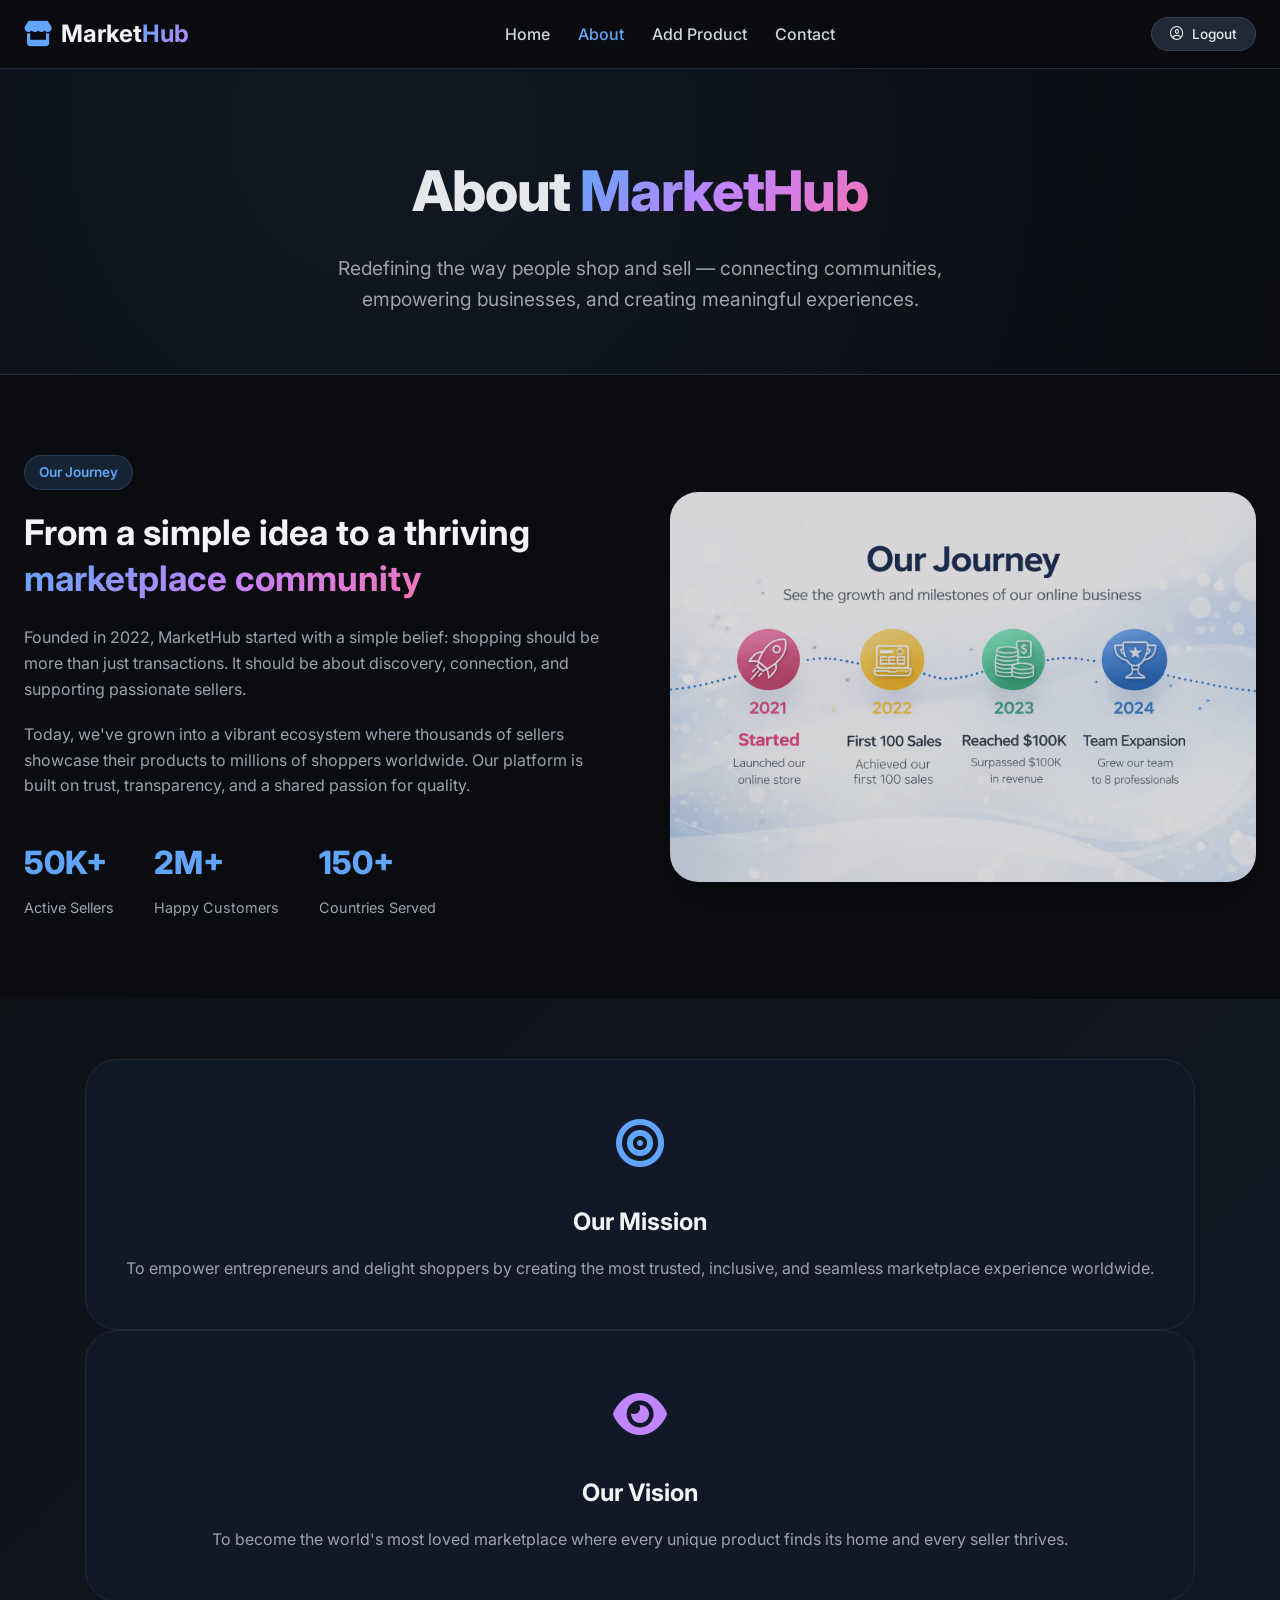
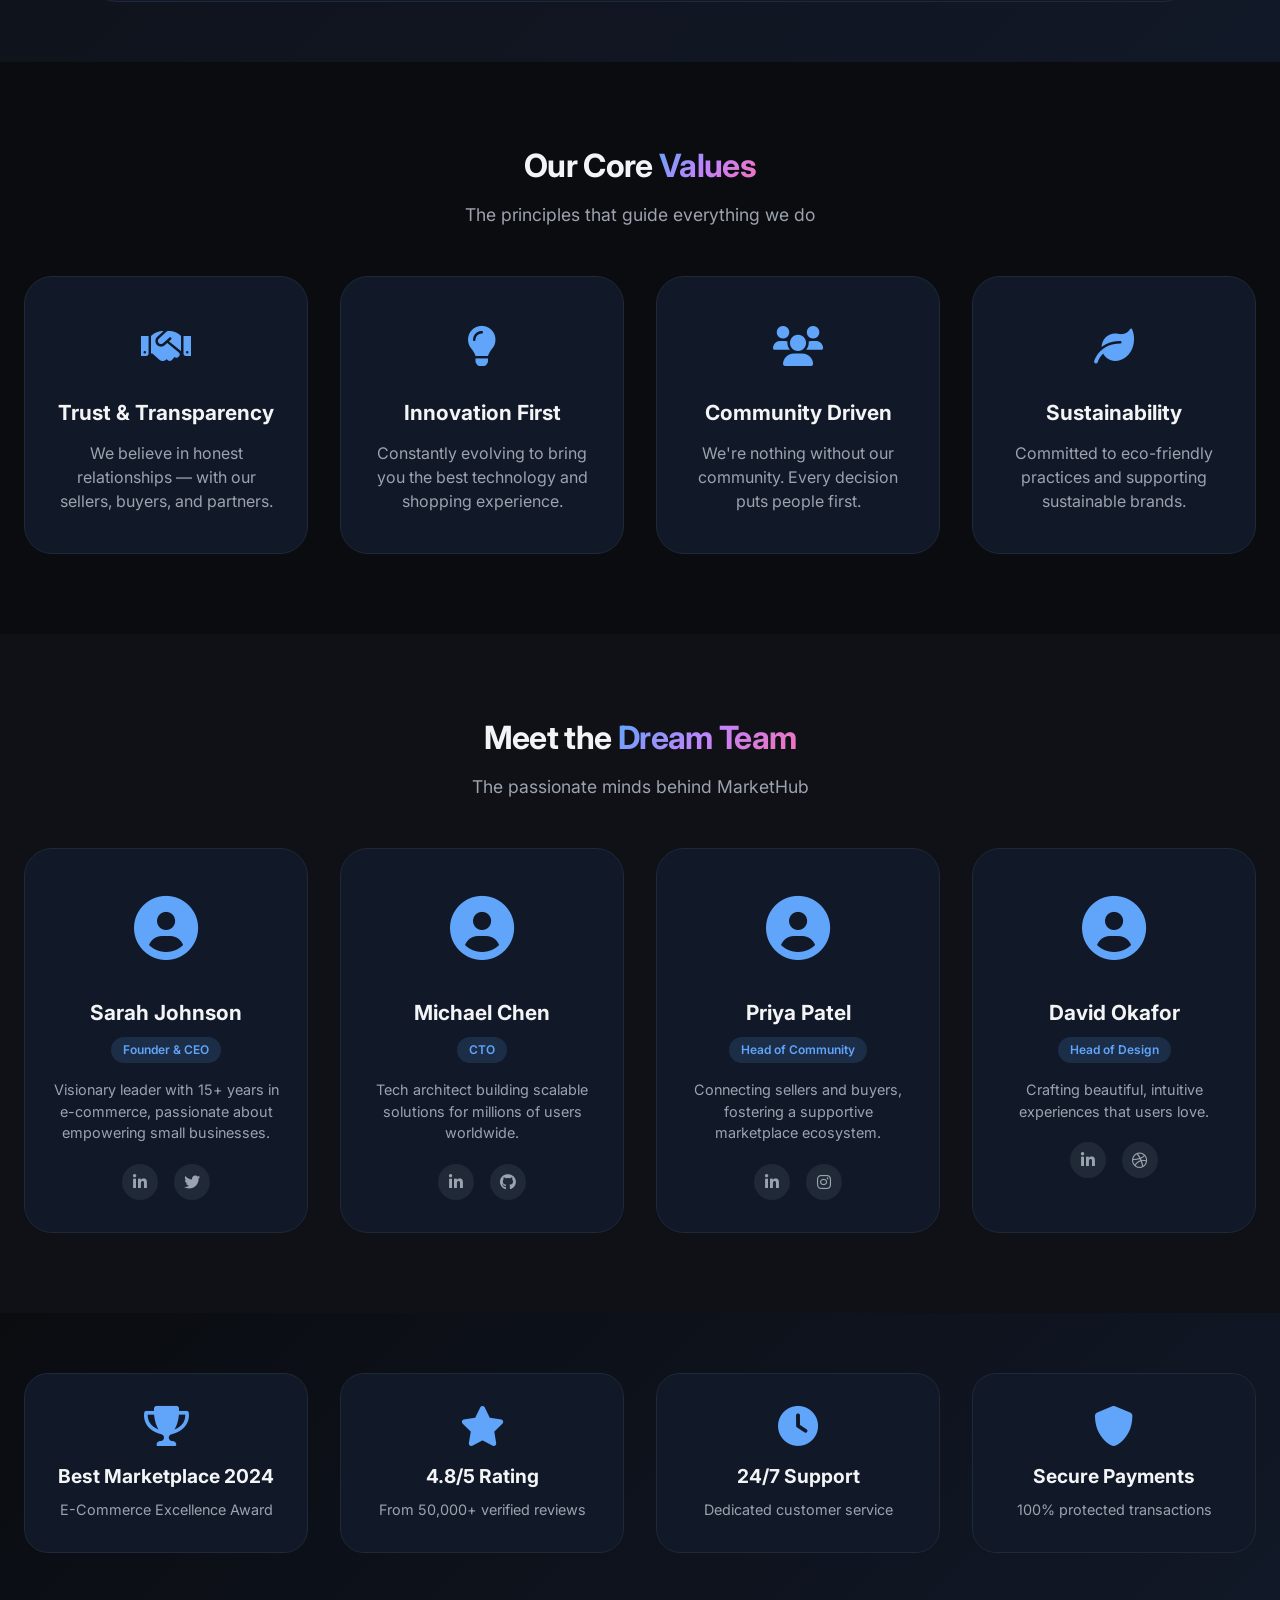
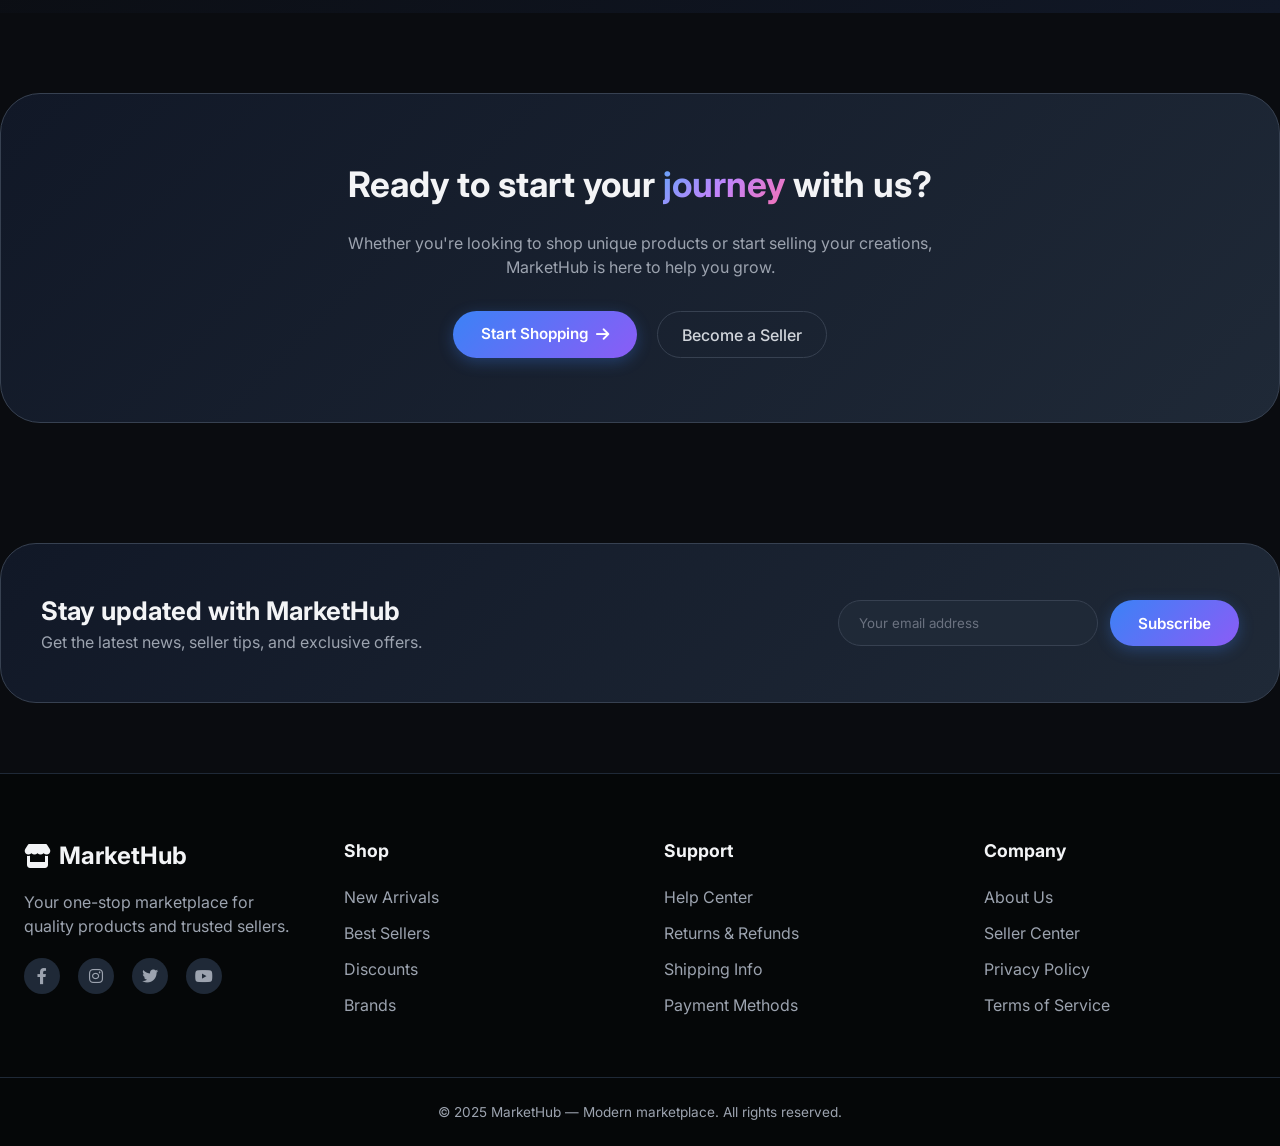
<file: about.html>
<!DOCTYPE html>
<html lang="en">
<head>
  <meta charset="UTF-8">
  <meta name="viewport" content="width=device-width, initial-scale=1.0, viewport-fit=cover">
  <title>About Us | MarketHub - Your Trusted Marketplace</title>
  <!-- Google Fonts -->
  <link rel="preconnect" href="https://fonts.googleapis.com">
  <link rel="preconnect" href="https://fonts.gstatic.com" crossorigin>
  <link href="https://fonts.googleapis.com/css2?family=Inter:opsz,wght@14..32,300;14..32,400;14..32,500;14..32,600;14..32,700;14..32,800&display=swap" rel="stylesheet">
  <!-- Font Awesome 6 -->
  <link rel="stylesheet" href="https://cdnjs.cloudflare.com/ajax/libs/font-awesome/6.0.0-beta3/css/all.min.css">
  <link rel="stylesheet" href="style.css">
</head>
<body>

  <!-- ========== HEADER / NAVIGATION ========== -->
  <header class="site-header">
    <div class="container header-container">
      <div class="logo-area">
        <a href="index.html" class="logo">
          <i class="fas fa-store"></i>
          <span>Market<span class="logo-highlight">Hub</span></span>
        </a>
      </div>
      <nav class="main-nav">
        <ul class="nav-links">
          <li><a href="login.html">Home</a></li>
          <li><a href="about.html" class="active">About</a></li>
          <li><a href="addproduct.html">Add Product</a></li>
          <li><a href="contact.html">Contact</a></li>
        </ul>
      </nav>
      <div class="header-actions">
        <button class="btn-outline-sm user-btn">
          <i class="far fa-user-circle"></i> <a href="signup.html">Logout</a>
        </button>
        <button class="mobile-menu-toggle" id="mobileToggle" aria-label="Menu">
          <i class="fas fa-bars"></i>
        </button>
      </div>
    </div>
    <!-- mobile navigation -->
    <div class="mobile-nav" id="mobileNav">
      <ul class="mobile-nav-links">
        <li><a href="index.html">Home</a></li>
        <li><a href="#">Shop</a></li>
        <li><a href="#">Categories</a></li>
        <li><a href="#">Deals</a></li>
        <li><a href="about.html" class="active">About</a></li>
        <li><a href="#">Contact</a></li>
        <li><a href="#"><i class="far fa-user-circle"></i> My Account</a></li>
      </ul>
    </div>
  </header>

  <main>
    <!-- ========== PAGE HERO ========== -->
    <section class="page-hero">
      <div class="container">
        <div class="page-hero-content">
          <h1>About <span class="gradient-text">MarketHub</span></h1>
          <p>Redefining the way people shop and sell — connecting communities, empowering businesses, and creating meaningful experiences.</p>
        </div>
      </div>
    </section>

    <!-- ========== OUR STORY SECTION ========== -->
    <section class="our-story">
      <div class="container story-grid">
        <div class="story-content">
          <span class="section-tag">Our Journey</span>
          <h2>From a simple idea to a thriving <span class="gradient-text">marketplace community</span></h2>
          <p>Founded in 2022, MarketHub started with a simple belief: shopping should be more than just transactions. It should be about discovery, connection, and supporting passionate sellers.</p>
          <p>Today, we've grown into a vibrant ecosystem where thousands of sellers showcase their products to millions of shoppers worldwide. Our platform is built on trust, transparency, and a shared passion for quality.</p>
          <div class="story-stats">
            <div class="stat-item">
              <span class="stat-number">50K+</span>
              <span class="stat-label">Active Sellers</span>
            </div>
            <div class="stat-item">
              <span class="stat-number">2M+</span>
              <span class="stat-label">Happy Customers</span>
            </div>
            <div class="stat-item">
              <span class="stat-number">150+</span>
              <span class="stat-label">Countries Served</span>
            </div>
          </div>
        </div>
        <div class="story-image">
          <img src="Our business journey_ milestones to success.png" alt="Our story illustration">
        </div>
      </div>
    </section>

    <!-- ========== MISSION & VISION ========== -->
    <section class="mission-vision">
      <div class="container">
        <div class="mission-card">
          <div class="mission-icon">
            <i class="fas fa-bullseye"></i>
          </div>
          <h3>Our Mission</h3>
          <p>To empower entrepreneurs and delight shoppers by creating the most trusted, inclusive, and seamless marketplace experience worldwide.</p>
        </div>
        <div class="vision-card">
          <div class="vision-icon">
            <i class="fas fa-eye"></i>
          </div>
          <h3>Our Vision</h3>
          <p>To become the world's most loved marketplace where every unique product finds its home and every seller thrives.</p>
        </div>
      </div>
    </section>

    <!-- ========== VALUES SECTION ========== -->
    <section class="values">
      <div class="container">
        <div class="section-header">
          <h2>Our Core <span class="gradient-text">Values</span></h2>
          <p>The principles that guide everything we do</p>
        </div>
        <div class="values-grid">
          <div class="value-card">
            <div class="value-icon">
              <i class="fas fa-handshake"></i>
            </div>
            <h3>Trust & Transparency</h3>
            <p>We believe in honest relationships — with our sellers, buyers, and partners.</p>
          </div>
          <div class="value-card">
            <div class="value-icon">
              <i class="fas fa-lightbulb"></i>
            </div>
            <h3>Innovation First</h3>
            <p>Constantly evolving to bring you the best technology and shopping experience.</p>
          </div>
          <div class="value-card">
            <div class="value-icon">
              <i class="fas fa-users"></i>
            </div>
            <h3>Community Driven</h3>
            <p>We're nothing without our community. Every decision puts people first.</p>
          </div>
          <div class="value-card">
            <div class="value-icon">
              <i class="fas fa-leaf"></i>
            </div>
            <h3>Sustainability</h3>
            <p>Committed to eco-friendly practices and supporting sustainable brands.</p>
          </div>
        </div>
      </div>
    </section>

    <!-- ========== TEAM SECTION ========== -->
    <section class="team">
      <div class="container">
        <div class="section-header">
          <h2>Meet the <span class="gradient-text">Dream Team</span></h2>
          <p>The passionate minds behind MarketHub</p>
        </div>
        <div class="team-grid">
          <div class="team-card">
            <div class="team-avatar">
              <i class="fas fa-user-circle"></i>
            </div>
            <h3>Sarah Johnson</h3>
            <span class="team-role">Founder & CEO</span>
            <p>Visionary leader with 15+ years in e-commerce, passionate about empowering small businesses.</p>
            <div class="team-social">
              <a href="#"><i class="fab fa-linkedin-in"></i></a>
              <a href="#"><i class="fab fa-twitter"></i></a>
            </div>
          </div>
          <div class="team-card">
            <div class="team-avatar">
              <i class="fas fa-user-circle"></i>
            </div>
            <h3>Michael Chen</h3>
            <span class="team-role">CTO</span>
            <p>Tech architect building scalable solutions for millions of users worldwide.</p>
            <div class="team-social">
              <a href="#"><i class="fab fa-linkedin-in"></i></a>
              <a href="#"><i class="fab fa-github"></i></a>
            </div>
          </div>
          <div class="team-card">
            <div class="team-avatar">
              <i class="fas fa-user-circle"></i>
            </div>
            <h3>Priya Patel</h3>
            <span class="team-role">Head of Community</span>
            <p>Connecting sellers and buyers, fostering a supportive marketplace ecosystem.</p>
            <div class="team-social">
              <a href="#"><i class="fab fa-linkedin-in"></i></a>
              <a href="#"><i class="fab fa-instagram"></i></a>
            </div>
          </div>
          <div class="team-card">
            <div class="team-avatar">
              <i class="fas fa-user-circle"></i>
            </div>
            <h3>David Okafor</h3>
            <span class="team-role">Head of Design</span>
            <p>Crafting beautiful, intuitive experiences that users love.</p>
            <div class="team-social">
              <a href="#"><i class="fab fa-linkedin-in"></i></a>
              <a href="#"><i class="fab fa-dribbble"></i></a>
            </div>
          </div>
        </div>
      </div>
    </section>

    <!-- ========== ACHIEVEMENTS SECTION ========== -->
    <section class="achievements">
      <div class="container">
        <div class="achievements-grid">
          <div class="achievement-card">
            <i class="fas fa-trophy"></i>
            <h3>Best Marketplace 2024</h3>
            <p>E-Commerce Excellence Award</p>
          </div>
          <div class="achievement-card">
            <i class="fas fa-star"></i>
            <h3>4.8/5 Rating</h3>
            <p>From 50,000+ verified reviews</p>
          </div>
          <div class="achievement-card">
            <i class="fas fa-clock"></i>
            <h3>24/7 Support</h3>
            <p>Dedicated customer service</p>
          </div>
          <div class="achievement-card">
            <i class="fas fa-shield-alt"></i>
            <h3>Secure Payments</h3>
            <p>100% protected transactions</p>
          </div>
        </div>
      </div>
    </section>

    <!-- ========== JOIN US SECTION ========== -->
    <section class="join-us">
      <div class="container join-container">
        <div class="join-content">
          <h2>Ready to start your <span class="gradient-text">journey</span> with us?</h2>
          <p>Whether you're looking to shop unique products or start selling your creations, MarketHub is here to help you grow.</p>
          <div class="join-buttons">
            <a href="#" class="btn-primary">Start Shopping <i class="fas fa-arrow-right"></i></a>
            <a href="#" class="btn-outline">Become a Seller</a>
          </div>
        </div>
      </div>
    </section>

    <!-- ========== NEWSLETTER ========== -->
    <section class="newsletter">
      <div class="container newsletter-box">
        <div>
          <h3>Stay updated with MarketHub</h3>
          <p>Get the latest news, seller tips, and exclusive offers.</p>
        </div>
        <form class="newsletter-form" id="newsletterForm">
          <input type="email" placeholder="Your email address" required>
          <button type="submit" class="btn-primary">Subscribe</button>
        </form>
      </div>
    </section>
  </main>

  <!-- ========== FOOTER ========== -->
  <footer class="site-footer">
    <div class="container footer-grid">
      <div class="footer-col">
        <div class="footer-logo">
          <i class="fas fa-store"></i> MarketHub
        </div>
        <p>Your one-stop marketplace for quality products and trusted sellers.</p>
        <div class="social-icons">
          <a href="#"><i class="fab fa-facebook-f"></i></a>
          <a href="#"><i class="fab fa-instagram"></i></a>
          <a href="#"><i class="fab fa-twitter"></i></a>
          <a href="#"><i class="fab fa-youtube"></i></a>
        </div>
      </div>
      <div class="footer-col">
        <h4>Shop</h4>
        <ul>
          <li><a href="#">New Arrivals</a></li>
          <li><a href="#">Best Sellers</a></li>
          <li><a href="#">Discounts</a></li>
          <li><a href="#">Brands</a></li>
        </ul>
      </div>
      <div class="footer-col">
        <h4>Support</h4>
        <ul>
          <li><a href="#">Help Center</a></li>
          <li><a href="#">Returns & Refunds</a></li>
          <li><a href="#">Shipping Info</a></li>
          <li><a href="#">Payment Methods</a></li>
        </ul>
      </div>
      <div class="footer-col">
        <h4>Company</h4>
        <ul>
          <li><a href="about.html">About Us</a></li>
          <li><a href="#">Seller Center</a></li>
          <li><a href="#">Privacy Policy</a></li>
          <li><a href="#">Terms of Service</a></li>
        </ul>
      </div>
    </div>
    <div class="footer-bottom">
      <div class="container">
        <p>© 2025 MarketHub — Modern marketplace. All rights reserved.</p>
      </div>
    </div>
  </footer>

  <script src="app.js"></script>
</body>
</html>
</file>
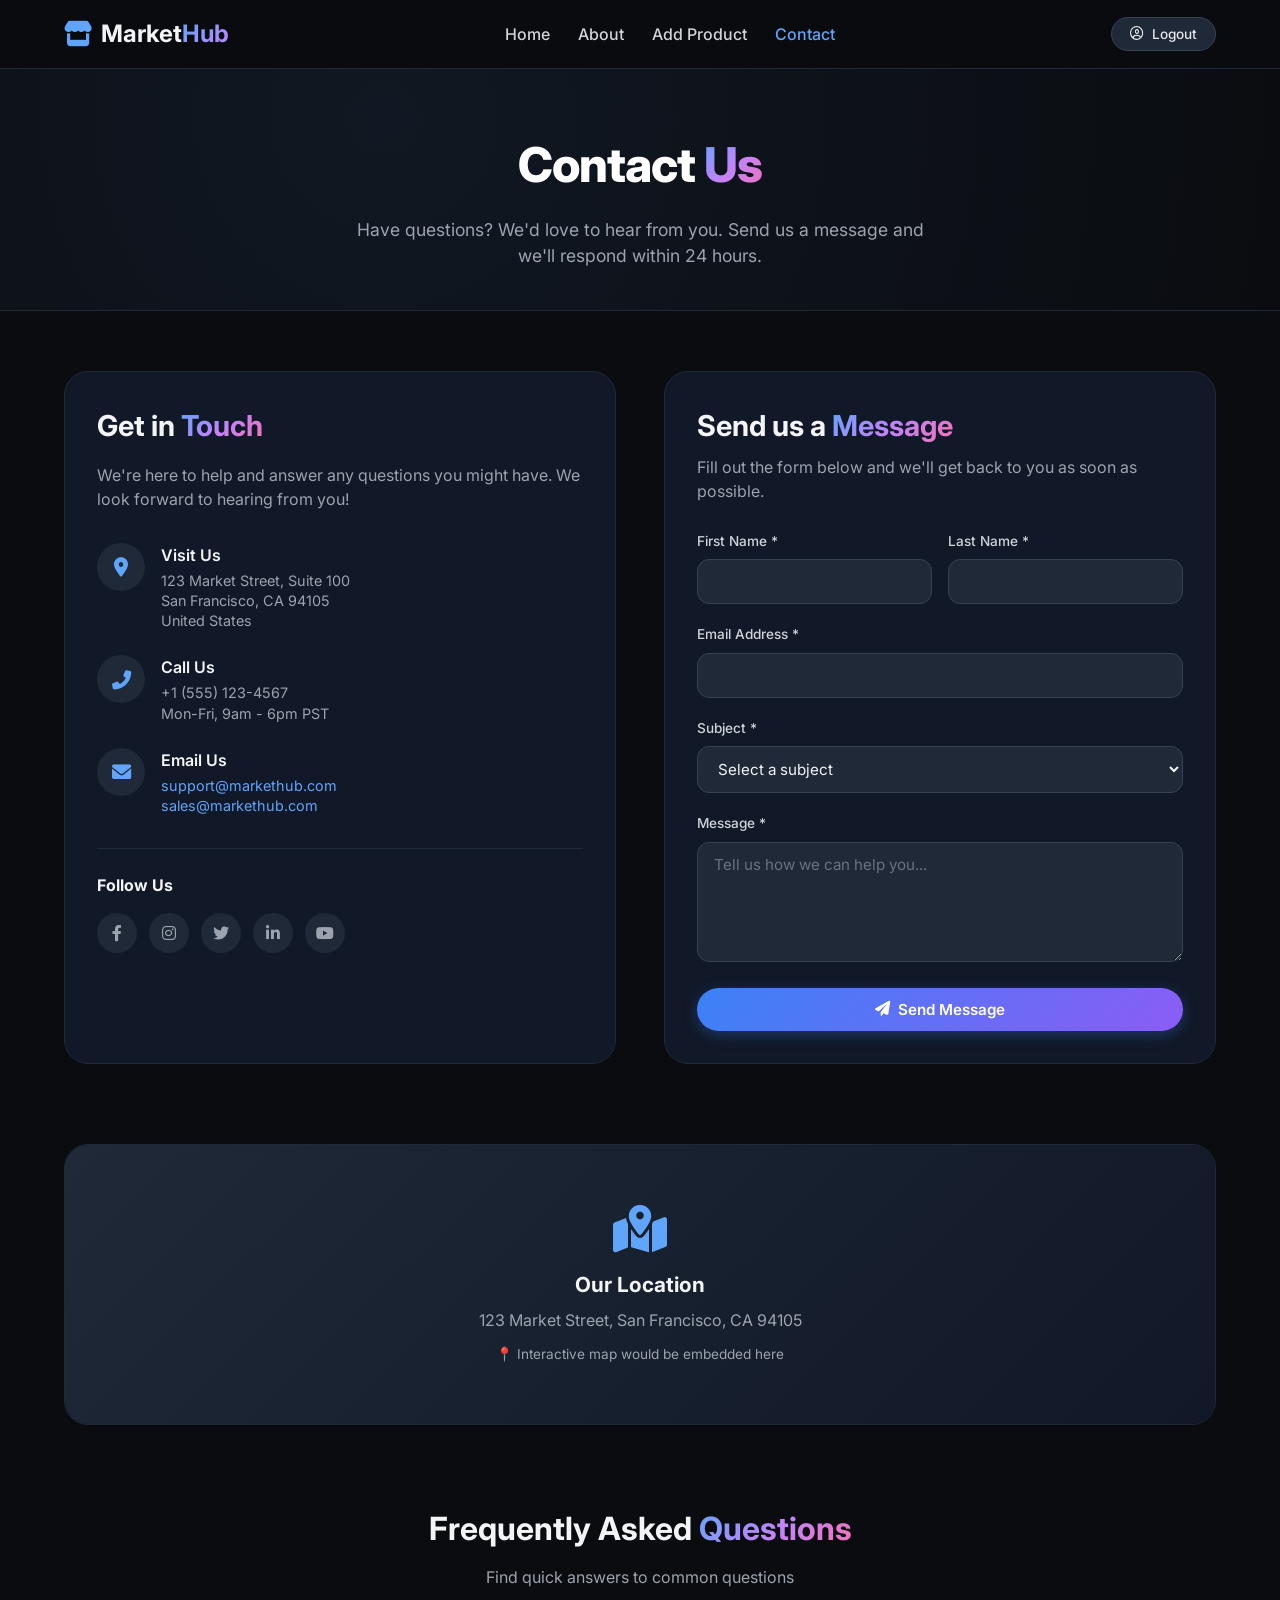
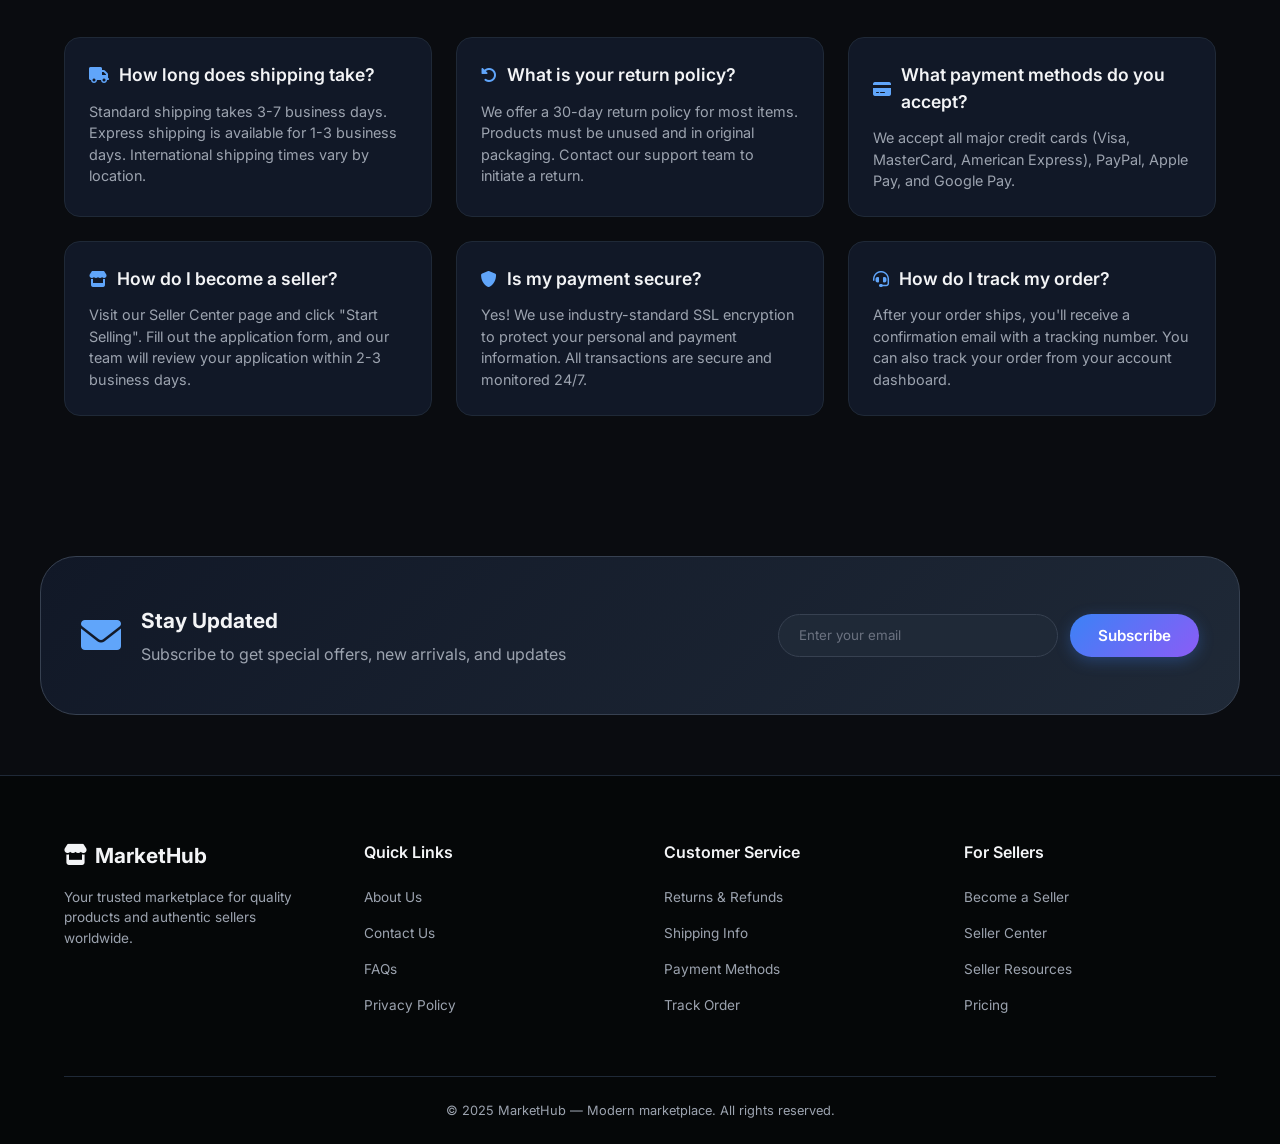
<file: contact.html>
<!DOCTYPE html>
<html lang="en">
<head>
  <meta charset="UTF-8">
  <meta name="viewport" content="width=device-width, initial-scale=1.0, viewport-fit=cover">
  <title>Contact Us | MarketHub - Get in Touch</title>
  <!-- Google Fonts -->
  <link rel="preconnect" href="https://fonts.googleapis.com">
  <link rel="preconnect" href="https://fonts.gstatic.com" crossorigin>
  <link href="https://fonts.googleapis.com/css2?family=Inter:opsz,wght@14..32,300;14..32,400;14..32,500;14..32,600;14..32,700;14..32,800&display=swap" rel="stylesheet">
  <!-- Font Awesome 6 -->
  <link rel="stylesheet" href="https://cdnjs.cloudflare.com/ajax/libs/font-awesome/6.0.0-beta3/css/all.min.css">
  <style>
    /* ========== RESET & BASE - DARK THEME ========== */
    * {
      margin: 0;
      padding: 0;
      box-sizing: border-box;
    }

    body {
      font-family: 'Inter', sans-serif;
      background-color: #0a0c10;
      color: #e5e7eb;
      line-height: 1.5;
      overflow-x: hidden;
    }

    .container {
      max-width: 1200px;
      margin: 0 auto;
      padding: 0 24px;
    }

    a {
      text-decoration: none;
      color: inherit;
      transition: all 0.2s ease;
    }

    ul {
      list-style: none;
    }

    button {
      cursor: pointer;
      font-family: inherit;
      background: none;
      border: none;
    }

    /* ========== TYPOGRAPHY ========== */
    .gradient-text {
      background: linear-gradient(135deg, #60a5fa, #c084fc, #f472b6);
      -webkit-background-clip: text;
      background-clip: text;
      color: transparent;
    }

    /* ========== BUTTONS ========== */
    .btn-primary {
      display: inline-flex;
      align-items: center;
      gap: 8px;
      background: linear-gradient(135deg, #3b82f6, #8b5cf6);
      color: white;
      padding: 12px 28px;
      border-radius: 40px;
      font-weight: 600;
      font-size: 0.95rem;
      transition: all 0.3s;
      box-shadow: 0 4px 15px rgba(59, 130, 246, 0.3);
      border: none;
      cursor: pointer;
    }

    .btn-primary:hover {
      transform: translateY(-2px);
      box-shadow: 0 8px 25px rgba(59, 130, 246, 0.4);
      background: linear-gradient(135deg, #2563eb, #7c3aed);
    }

    .btn-outline-sm {
      border: 1px solid #374151;
      background: #1f2937;
      padding: 8px 18px;
      border-radius: 40px;
      font-weight: 500;
      font-size: 0.85rem;
      display: inline-flex;
      align-items: center;
      gap: 8px;
      transition: all 0.2s;
      color: #e5e7eb;
    }

    .btn-outline-sm:hover {
      border-color: #60a5fa;
      color: #60a5fa;
      background: #2d3748;
    }

    /* ========== HEADER ========== */
    .site-header {
      background: rgba(10, 12, 16, 0.95);
      backdrop-filter: blur(10px);
      border-bottom: 1px solid #1f2937;
      position: sticky;
      top: 0;
      z-index: 100;
    }

    .header-container {
      display: flex;
      justify-content: space-between;
      align-items: center;
      padding: 16px 24px;
      gap: 24px;
      flex-wrap: wrap;
    }

    .logo {
      display: flex;
      align-items: center;
      gap: 8px;
      font-size: 1.5rem;
      font-weight: 700;
      color: #f3f4f6;
    }

    .logo i {
      color: #60a5fa;
      font-size: 1.6rem;
    }

    .logo-highlight {
      background: linear-gradient(135deg, #60a5fa, #c084fc);
      -webkit-background-clip: text;
      background-clip: text;
      color: transparent;
    }

    .nav-links {
      display: flex;
      gap: 28px;
    }

    .nav-links a {
      font-weight: 500;
      color: #d1d5db;
    }

    .nav-links a:hover, .nav-links a.active {
      color: #60a5fa;
    }

    .header-actions {
      display: flex;
      align-items: center;
      gap: 16px;
    }

    .icon-btn {
      font-size: 1.25rem;
      color: #d1d5db;
      position: relative;
      padding: 8px;
      border-radius: 50%;
      transition: all 0.2s;
    }

    .icon-btn:hover {
      background: #1f2937;
      color: #60a5fa;
    }

    .cart-count {
      position: absolute;
      top: -4px;
      right: -4px;
      background: #ef4444;
      color: white;
      font-size: 0.7rem;
      font-weight: 600;
      padding: 2px 6px;
      border-radius: 20px;
    }

    .mobile-menu-toggle {
      display: none;
      font-size: 1.4rem;
      color: #d1d5db;
    }

    .mobile-nav {
      display: none;
      background: #0a0c10;
      border-top: 1px solid #1f2937;
      padding: 16px 24px;
    }

    .mobile-nav-links {
      display: flex;
      flex-direction: column;
      gap: 16px;
    }

    .mobile-nav-links a {
      font-weight: 500;
      padding: 8px 0;
      display: block;
      color: #d1d5db;
    }

    .mobile-nav-links a.active {
      color: #60a5fa;
    }

    /* ========== PAGE BANNER ========== */
    .page-banner {
      padding: 60px 0 40px;
      background: radial-gradient(circle at 30% 20%, rgba(96, 165, 250, 0.08), transparent);
      text-align: center;
      border-bottom: 1px solid #1f2937;
    }

    .page-banner h1 {
      font-size: 3rem;
      font-weight: 800;
      margin-bottom: 16px;
      letter-spacing: -0.02em;
      color: #ffffff;
    }

    .page-banner p {
      font-size: 1.1rem;
      color: #9ca3af;
      max-width: 600px;
      margin: 0 auto;
    }

    /* ========== CONTACT SECTION ========== */
    .contact-section {
      padding: 60px 0 80px;
      background: #0a0c10;
    }

    .contact-grid {
      display: grid;
      grid-template-columns: 1fr 1fr;
      gap: 48px;
    }

    /* Contact Info Cards */
    .contact-info {
      background: #111827;
      border-radius: 24px;
      padding: 32px;
      border: 1px solid #1f2937;
    }

    .contact-info h2 {
      font-size: 1.8rem;
      margin-bottom: 16px;
      color: #f3f4f6;
    }

    .contact-info > p {
      color: #9ca3af;
      margin-bottom: 32px;
    }

    .info-cards {
      display: flex;
      flex-direction: column;
      gap: 24px;
      margin-bottom: 32px;
    }

    .info-card {
      display: flex;
      gap: 16px;
      align-items: flex-start;
    }

    .info-icon {
      width: 48px;
      height: 48px;
      background: #1f2937;
      border-radius: 50%;
      display: flex;
      align-items: center;
      justify-content: center;
      flex-shrink: 0;
    }

    .info-icon i {
      font-size: 1.2rem;
      color: #60a5fa;
    }

    .info-details h3 {
      font-size: 1rem;
      font-weight: 600;
      margin-bottom: 4px;
      color: #f3f4f6;
    }

    .info-details p {
      color: #9ca3af;
      font-size: 0.9rem;
      line-height: 1.4;
    }

    .info-details a {
      color: #60a5fa;
    }

    .info-details a:hover {
      text-decoration: underline;
    }

    /* Social Links */
    .social-links {
      border-top: 1px solid #1f2937;
      padding-top: 24px;
    }

    .social-links h3 {
      font-size: 1rem;
      margin-bottom: 16px;
      color: #f3f4f6;
    }

    .social-icons {
      display: flex;
      gap: 12px;
    }

    .social-icons a {
      width: 40px;
      height: 40px;
      background: #1f2937;
      border-radius: 50%;
      display: flex;
      align-items: center;
      justify-content: center;
      transition: all 0.2s;
      color: #9ca3af;
    }

    .social-icons a:hover {
      background: #3b82f6;
      color: white;
      transform: translateY(-2px);
    }

    /* Contact Form */
    .contact-form {
      background: #111827;
      border-radius: 24px;
      padding: 32px;
      border: 1px solid #1f2937;
    }

    .contact-form h2 {
      font-size: 1.8rem;
      margin-bottom: 8px;
      color: #f3f4f6;
    }

    .contact-form > p {
      color: #9ca3af;
      margin-bottom: 28px;
    }

    .form-group {
      margin-bottom: 20px;
    }

    .form-group label {
      display: block;
      font-weight: 500;
      font-size: 0.85rem;
      margin-bottom: 8px;
      color: #d1d5db;
    }

    .form-group input,
    .form-group select,
    .form-group textarea {
      width: 100%;
      padding: 12px 16px;
      border: 1px solid #374151;
      border-radius: 12px;
      font-family: inherit;
      font-size: 0.95rem;
      transition: all 0.2s;
      background: #1f2937;
      color: #f3f4f6;
    }

    .form-group input:focus,
    .form-group select:focus,
    .form-group textarea:focus {
      outline: none;
      border-color: #60a5fa;
      box-shadow: 0 0 0 3px rgba(96, 165, 250, 0.1);
    }

    .form-group input::placeholder,
    .form-group textarea::placeholder {
      color: #6b7280;
    }

    .form-group textarea {
      resize: vertical;
      min-height: 120px;
    }

    .form-row {
      display: grid;
      grid-template-columns: 1fr 1fr;
      gap: 16px;
    }

    .submit-btn {
      width: 100%;
      justify-content: center;
    }

    /* Success Message */
    .success-message {
      background: #10b981;
      color: white;
      padding: 16px;
      border-radius: 12px;
      margin-bottom: 24px;
      display: none;
      align-items: center;
      gap: 12px;
    }

    .success-message.show {
      display: flex;
    }

    /* Map Section */
    .map-section {
      padding: 0 0 80px;
      background: #0a0c10;
    }

    .map-container {
      background: #111827;
      border-radius: 24px;
      overflow: hidden;
      border: 1px solid #1f2937;
    }

    .map-placeholder {
      background: linear-gradient(135deg, #1f2937, #111827);
      padding: 60px;
      text-align: center;
      color: white;
    }

    .map-placeholder i {
      font-size: 3rem;
      margin-bottom: 16px;
      color: #60a5fa;
    }

    .map-placeholder h3 {
      font-size: 1.3rem;
      margin-bottom: 8px;
      color: #f3f4f6;
    }

    .map-placeholder p {
      color: #9ca3af;
    }

    /* FAQ Section */
    .faq-section {
      padding: 0 0 80px;
      background: #0a0c10;
    }

    .faq-header {
      text-align: center;
      margin-bottom: 48px;
    }

    .faq-header h2 {
      font-size: 2rem;
      margin-bottom: 12px;
      color: #f3f4f6;
    }

    .faq-header p {
      color: #9ca3af;
    }

    .faq-grid {
      display: grid;
      grid-template-columns: repeat(auto-fit, minmax(350px, 1fr));
      gap: 24px;
    }

    .faq-item {
      background: #111827;
      border-radius: 16px;
      padding: 24px;
      border: 1px solid #1f2937;
      transition: all 0.2s;
    }

    .faq-item:hover {
      transform: translateY(-2px);
      border-color: #60a5fa;
      box-shadow: 0 8px 20px rgba(0,0,0,0.3);
    }

    .faq-item h3 {
      font-size: 1.1rem;
      font-weight: 600;
      margin-bottom: 12px;
      display: flex;
      align-items: center;
      gap: 10px;
      color: #f3f4f6;
    }

    .faq-item h3 i {
      color: #60a5fa;
      font-size: 1rem;
    }

    .faq-item p {
      color: #9ca3af;
      font-size: 0.9rem;
      line-height: 1.5;
    }

    /* Newsletter */
    .newsletter {
      padding: 60px 0;
      background: #0a0c10;
    }

    .newsletter-box {
      background: linear-gradient(135deg, #111827, #1f2937);
      border-radius: 36px;
      padding: 48px 40px;
      display: flex;
      justify-content: space-between;
      align-items: center;
      flex-wrap: wrap;
      gap: 28px;
      border: 1px solid #374151;
    }

    .newsletter-content {
      display: flex;
      align-items: center;
      gap: 20px;
    }

    .newsletter-content i {
      font-size: 2.5rem;
      color: #60a5fa;
    }

    .newsletter-content h3 {
      font-size: 1.3rem;
      font-weight: 700;
      margin-bottom: 6px;
      color: #f3f4f6;
    }

    .newsletter-content p {
      color: #9ca3af;
    }

    .newsletter-form {
      display: flex;
      gap: 12px;
    }

    .newsletter-form input {
      padding: 12px 20px;
      border-radius: 40px;
      border: 1px solid #374151;
      font-family: inherit;
      background: #1f2937;
      color: #f3f4f6;
      width: 280px;
    }

    .newsletter-form input:focus {
      outline: none;
      border-color: #60a5fa;
    }

    .newsletter-form input::placeholder {
      color: #6b7280;
    }

    /* Footer */
    .site-footer {
      background: #050708;
      color: #9ca3af;
      padding-top: 64px;
      border-top: 1px solid #1f2937;
    }

    .footer-grid {
      display: grid;
      grid-template-columns: repeat(auto-fit, minmax(200px, 1fr));
      gap: 48px;
      margin-bottom: 48px;
    }

    .footer-col h4 {
      color: #f3f4f6;
      margin-bottom: 20px;
      font-size: 1rem;
      font-weight: 600;
    }

    .footer-col ul li {
      margin-bottom: 12px;
    }

    .footer-col ul li a {
      font-size: 0.85rem;
      transition: color 0.2s;
    }

    .footer-col ul li a:hover {
      color: #60a5fa;
    }

    .footer-logo {
      font-size: 1.3rem;
      font-weight: 700;
      margin-bottom: 16px;
      color: #f3f4f6;
      display: flex;
      align-items: center;
      gap: 8px;
    }

    .footer-col p {
      font-size: 0.85rem;
      line-height: 1.5;
      margin-bottom: 20px;
    }

    .footer-bottom {
      border-top: 1px solid #1f2937;
      padding: 24px 0;
      text-align: center;
      font-size: 0.8rem;
    }

    /* Responsive */
    @media (max-width: 900px) {
      .nav-links, .user-btn {
        display: none;
      }
      .mobile-menu-toggle {
        display: block;
      }
      .contact-grid {
        grid-template-columns: 1fr;
        gap: 32px;
      }
      .faq-grid {
        grid-template-columns: 1fr;
      }
      .newsletter-box {
        flex-direction: column;
        text-align: center;
      }
      .newsletter-content {
        flex-direction: column;
      }
      .form-row {
        grid-template-columns: 1fr;
      }
    }

    @media (max-width: 640px) {
      .container {
        padding: 0 16px;
      }
      .page-banner h1 {
        font-size: 2rem;
      }
      .contact-info, .contact-form {
        padding: 24px;
      }
      .newsletter-form {
        flex-direction: column;
        width: 100%;
      }
      .newsletter-form input {
        width: 100%;
      }
    }
  </style>
</head>
<body>

  <!-- HEADER -->
  <header class="site-header">
    <div class="container header-container">
      <div class="logo-area">
        <a href="index.html" class="logo">
          <i class="fas fa-store"></i>
          <span>Market<span class="logo-highlight">Hub</span></span>
        </a>
      </div>
      <nav class="main-nav">
        <ul class="nav-links">
          <li><a href="login.html">Home</a></li>
          <li><a href="about.html">About</a></li>
          <li><a href="addproduct.html">Add Product</a></li>
          <li><a href="contact.html" class="active">Contact</a></li>
        </ul>
      </nav>
      <div class="header-actions">
        <button class="btn-outline-sm user-btn"><i class="far fa-user-circle"></i> <a href="signup.html">Logout</a></button>
        <button class="mobile-menu-toggle" id="mobileToggle"><i class="fas fa-bars"></i></button>
      </div>
    </div>
    <div class="mobile-nav" id="mobileNav">
      <ul class="mobile-nav-links">
        <li><a href="index.html">Home</a></li>
        <li><a href="products.html">All Products</a></li>
        <li><a href="#">Categories</a></li>
        <li><a href="#">Deals</a></li>
        <li><a href="about.html">About</a></li>
        <li><a href="contact.html" class="active">Contact</a></li>
      </ul>
    </div>
  </header>

  <main>
    <!-- Page Banner -->
    <section class="page-banner">
      <div class="container">
        <h1>Contact <span class="gradient-text">Us</span></h1>
        <p>Have questions? We'd love to hear from you. Send us a message and we'll respond within 24 hours.</p>
      </div>
    </section>

    <!-- Contact Section -->
    <section class="contact-section">
      <div class="container">
        <div class="contact-grid">
          <!-- Contact Info -->
          <div class="contact-info">
            <h2>Get in <span class="gradient-text">Touch</span></h2>
            <p>We're here to help and answer any questions you might have. We look forward to hearing from you!</p>
            
            <div class="info-cards">
              <div class="info-card">
                <div class="info-icon">
                  <i class="fas fa-map-marker-alt"></i>
                </div>
                <div class="info-details">
                  <h3>Visit Us</h3>
                  <p>123 Market Street, Suite 100<br>San Francisco, CA 94105<br>United States</p>
                </div>
              </div>
              
              <div class="info-card">
                <div class="info-icon">
                  <i class="fas fa-phone-alt"></i>
                </div>
                <div class="info-details">
                  <h3>Call Us</h3>
                  <p>+1 (555) 123-4567<br>Mon-Fri, 9am - 6pm PST</p>
                </div>
              </div>
              
              <div class="info-card">
                <div class="info-icon">
                  <i class="fas fa-envelope"></i>
                </div>
                <div class="info-details">
                  <h3>Email Us</h3>
                  <p><a href="mailto:support@markethub.com">support@markethub.com</a><br><a href="mailto:sales@markethub.com">sales@markethub.com</a></p>
                </div>
              </div>
            </div>
            
            <div class="social-links">
              <h3>Follow Us</h3>
              <div class="social-icons">
                <a href="#"><i class="fab fa-facebook-f"></i></a>
                <a href="#"><i class="fab fa-instagram"></i></a>
                <a href="#"><i class="fab fa-twitter"></i></a>
                <a href="#"><i class="fab fa-linkedin-in"></i></a>
                <a href="#"><i class="fab fa-youtube"></i></a>
              </div>
            </div>
          </div>

          <!-- Contact Form -->
          <div class="contact-form">
            <h2>Send us a <span class="gradient-text">Message</span></h2>
            <p>Fill out the form below and we'll get back to you as soon as possible.</p>
            
            <div class="success-message" id="successMessage">
              <i class="fas fa-check-circle"></i>
              <span>Thank you! Your message has been sent successfully. We'll get back to you soon.</span>
            </div>
            
            <form id="contactForm">
              <div class="form-row">
                <div class="form-group">
                  <label for="firstName">First Name *</label>
                  <input type="text" id="firstName" name="firstName" required>
                </div>
                <div class="form-group">
                  <label for="lastName">Last Name *</label>
                  <input type="text" id="lastName" name="lastName" required>
                </div>
              </div>
              
              <div class="form-group">
                <label for="email">Email Address *</label>
                <input type="email" id="email" name="email" required>
              </div>
              
              <div class="form-group">
                <label for="subject">Subject *</label>
                <select id="subject" name="subject" required>
                  <option value="">Select a subject</option>
                  <option value="general">General Inquiry</option>
                  <option value="order">Order Status</option>
                  <option value="returns">Returns & Refunds</option>
                  <option value="seller">Become a Seller</option>
                  <option value="partnership">Partnership Opportunity</option>
                  <option value="other">Other</option>
                </select>
              </div>
              
              <div class="form-group">
                <label for="message">Message *</label>
                <textarea id="message" name="message" placeholder="Tell us how we can help you..." required></textarea>
              </div>
              
              <button type="submit" class="btn-primary submit-btn">
                <i class="fas fa-paper-plane"></i> Send Message
              </button>
            </form>
          </div>
        </div>
      </div>
    </section>

    <!-- Map Section -->
    <section class="map-section">
      <div class="container">
        <div class="map-container">
          <div class="map-placeholder">
            <i class="fas fa-map-marked-alt"></i>
            <h3>Our Location</h3>
            <p>123 Market Street, San Francisco, CA 94105</p>
            <p style="font-size: 0.85rem; margin-top: 12px;">📍 Interactive map would be embedded here</p>
          </div>
        </div>
      </div>
    </section>

    <!-- FAQ Section -->
    <section class="faq-section">
      <div class="container">
        <div class="faq-header">
          <h2>Frequently Asked <span class="gradient-text">Questions</span></h2>
          <p>Find quick answers to common questions</p>
        </div>
        
        <div class="faq-grid">
          <div class="faq-item">
            <h3><i class="fas fa-truck"></i> How long does shipping take?</h3>
            <p>Standard shipping takes 3-7 business days. Express shipping is available for 1-3 business days. International shipping times vary by location.</p>
          </div>
          
          <div class="faq-item">
            <h3><i class="fas fa-undo-alt"></i> What is your return policy?</h3>
            <p>We offer a 30-day return policy for most items. Products must be unused and in original packaging. Contact our support team to initiate a return.</p>
          </div>
          
          <div class="faq-item">
            <h3><i class="fas fa-credit-card"></i> What payment methods do you accept?</h3>
            <p>We accept all major credit cards (Visa, MasterCard, American Express), PayPal, Apple Pay, and Google Pay.</p>
          </div>
          
          <div class="faq-item">
            <h3><i class="fas fa-store"></i> How do I become a seller?</h3>
            <p>Visit our Seller Center page and click "Start Selling". Fill out the application form, and our team will review your application within 2-3 business days.</p>
          </div>
          
          <div class="faq-item">
            <h3><i class="fas fa-shield-alt"></i> Is my payment secure?</h3>
            <p>Yes! We use industry-standard SSL encryption to protect your personal and payment information. All transactions are secure and monitored 24/7.</p>
          </div>
          
          <div class="faq-item">
            <h3><i class="fas fa-headset"></i> How do I track my order?</h3>
            <p>After your order ships, you'll receive a confirmation email with a tracking number. You can also track your order from your account dashboard.</p>
          </div>
        </div>
      </div>
    </section>

    <!-- Newsletter -->
    <section class="newsletter">
      <div class="container newsletter-box">
        <div class="newsletter-content">
          <i class="fas fa-envelope"></i>
          <div>
            <h3>Stay Updated</h3>
            <p>Subscribe to get special offers, new arrivals, and updates</p>
          </div>
        </div>
        <form class="newsletter-form" id="newsletterForm">
          <input type="email" placeholder="Enter your email" required>
          <button type="submit" class="btn-primary">Subscribe</button>
        </form>
      </div>
    </section>
  </main>

  <!-- Footer -->
  <footer class="site-footer">
    <div class="container">
      <div class="footer-grid">
        <div class="footer-col">
          <div class="footer-logo"><i class="fas fa-store"></i> MarketHub</div>
          <p>Your trusted marketplace for quality products and authentic sellers worldwide.</p>
        </div>
        <div class="footer-col">
          <h4>Quick Links</h4>
          <ul>
            <li><a href="about.html">About Us</a></li>
            <li><a href="contact.html">Contact Us</a></li>
            <li><a href="#">FAQs</a></li>
            <li><a href="#">Privacy Policy</a></li>
          </ul>
        </div>
        <div class="footer-col">
          <h4>Customer Service</h4>
          <ul>
            <li><a href="#">Returns & Refunds</a></li>
            <li><a href="#">Shipping Info</a></li>
            <li><a href="#">Payment Methods</a></li>
            <li><a href="#">Track Order</a></li>
          </ul>
        </div>
        <div class="footer-col">
          <h4>For Sellers</h4>
          <ul>
            <li><a href="#">Become a Seller</a></li>
            <li><a href="#">Seller Center</a></li>
            <li><a href="#">Seller Resources</a></li>
            <li><a href="#">Pricing</a></li>
          </ul>
        </div>
      </div>
      <div class="footer-bottom">
        <p>© 2025 MarketHub — Modern marketplace. All rights reserved.</p>
      </div>
    </div>
  </footer>

  <script>
    // Mobile Menu Toggle
    const mobileToggle = document.getElementById('mobileToggle');
    const mobileNav = document.getElementById('mobileNav');
    
    if (mobileToggle && mobileNav) {
      mobileToggle.addEventListener('click', () => {
        mobileNav.style.display = mobileNav.style.display === 'block' ? 'none' : 'block';
      });
    }

    // Contact Form Submission
    const contactForm = document.getElementById('contactForm');
    const successMessage = document.getElementById('successMessage');

    if (contactForm) {
      contactForm.addEventListener('submit', (e) => {
        e.preventDefault();
        
        // Show success message
        successMessage.classList.add('show');
        
        // Reset form
        contactForm.reset();
        
        // Hide success message after 5 seconds
        setTimeout(() => {
          successMessage.classList.remove('show');
        }, 5000);
      });
    }

    // Newsletter Form Submission
    const newsletterForm = document.getElementById('newsletterForm');
    
    if (newsletterForm) {
      newsletterForm.addEventListener('submit', (e) => {
        e.preventDefault();
        alert('Thank you for subscribing to our newsletter!');
        newsletterForm.reset();
      });
    }
  </script>
</body>
</html>
</file>
<file: style.css>
/* ========== RESET & BASE - DARK THEME ========== */
* {
  margin: 0;
  padding: 0;
  box-sizing: border-box;
}

body {
  font-family: 'Inter', sans-serif;
  background-color: #0a0c10;
  color: #e5e7eb;
  line-height: 1.5;
  overflow-x: hidden;
}

.container {
  max-width: 1280px;
  margin: 0 auto;
  padding: 0 24px;
}

a {
  text-decoration: none;
  color: inherit;
  transition: all 0.2s ease;
}

ul {
  list-style: none;
}

img {
  max-width: 100%;
  height: auto;
  display: block;
}

button {
  cursor: pointer;
  font-family: inherit;
  background: none;
  border: none;
}

/* ========== TYPOGRAPHY & UTILITIES ========== */
.gradient-text {
  background: linear-gradient(135deg, #60a5fa, #c084fc, #f472b6);
  -webkit-background-clip: text;
  background-clip: text;
  color: transparent;
}

.section-header {
  text-align: center;
  margin-bottom: 48px;
}

.section-header h2 {
  font-size: 2rem;
  font-weight: 700;
  margin-bottom: 12px;
  letter-spacing: -0.02em;
  color: #f3f4f6;
}

.section-header p {
  color: #9ca3af;
  font-size: 1.1rem;
}

/* ========== BUTTONS ========== */
.btn-primary {
  display: inline-flex;
  align-items: center;
  gap: 8px;
  background: linear-gradient(135deg, #3b82f6, #8b5cf6);
  color: white;
  padding: 12px 28px;
  border-radius: 40px;
  font-weight: 600;
  font-size: 0.95rem;
  transition: all 0.3s;
  box-shadow: 0 4px 15px rgba(59, 130, 246, 0.3);
}

.btn-primary:hover {
  transform: translateY(-2px);
  box-shadow: 0 8px 25px rgba(59, 130, 246, 0.4);
  background: linear-gradient(135deg, #2563eb, #7c3aed);
}

.btn-outline {
  display: inline-flex;
  align-items: center;
  gap: 8px;
  border: 1.5px solid #374151;
  background: transparent;
  padding: 10px 24px;
  border-radius: 40px;
  font-weight: 500;
  transition: all 0.2s;
  color: #d1d5db;
}

.btn-outline:hover {
  border-color: #60a5fa;
  background: rgba(59, 130, 246, 0.1);
  color: #60a5fa;
}

.btn-outline-sm {
  border: 1px solid #374151;
  background: #1f2937;
  padding: 8px 18px;
  border-radius: 40px;
  font-weight: 500;
  font-size: 0.85rem;
  display: inline-flex;
  align-items: center;
  gap: 8px;
  transition: all 0.2s;
  color: #e5e7eb;
}

.btn-outline-sm:hover {
  border-color: #60a5fa;
  color: #60a5fa;
  background: #2d3748;
}

.btn-light {
  display: inline-block;
  background: #1f2937;
  color: #f3f4f6;
  padding: 10px 28px;
  border-radius: 40px;
  font-weight: 600;
  transition: all 0.2s;
  box-shadow: 0 2px 8px rgba(0,0,0,0.2);
}

.btn-light:hover {
  background: #2d3748;
  transform: translateX(4px);
}

/* ========== HEADER ========== */
.site-header {
  background: rgba(10, 12, 16, 0.95);
  backdrop-filter: blur(10px);
  border-bottom: 1px solid #1f2937;
  position: sticky;
  top: 0;
  z-index: 100;
}

.header-container {
  display: flex;
  justify-content: space-between;
  align-items: center;
  padding: 16px 24px;
  gap: 24px;
  flex-wrap: wrap;
}

.logo {
  display: flex;
  align-items: center;
  gap: 8px;
  font-size: 1.5rem;
  font-weight: 700;
  color: #f3f4f6;
}

.logo i {
  color: #60a5fa;
  font-size: 1.6rem;
}

.logo-highlight {
  background: linear-gradient(135deg, #60a5fa, #c084fc);
  -webkit-background-clip: text;
  background-clip: text;
  color: transparent;
}

.nav-links {
  display: flex;
  gap: 28px;
}

.nav-links a {
  font-weight: 500;
  color: #d1d5db;
}

.nav-links a:hover, .nav-links a.active {
  color: #60a5fa;
}

.header-actions {
  display: flex;
  align-items: center;
  gap: 1  6px;
}

.icon-btn {
  font-size: 1.25rem;
  color: #d1d5db;
  position: relative;
  padding: 6px;
  border-radius: 50%;
  transition: all 0.2s;
}

.icon-btn:hover {
  background: #1f2937;
  color: #60a5fa;
}

.cart-count {
  position: absolute;
  top: -6px;
  right: -6px;
  background: #ef4444;
  color: white;
  font-size: 0.7rem;
  font-weight: 600;
  padding: 2px 6px;
  border-radius: 20px;
  line-height: 1;
}

.mobile-menu-toggle {
  display: none;
  font-size: 1.6rem;
  color: #d1d5db;
}

.mobile-nav {
  display: none;
  background: #0a0c10;
  border-top: 1px solid #1f2937;
  padding: 16px 24px;
}

.mobile-nav-links {
  display: flex;
  flex-direction: column;
  gap: 16px;
}

.mobile-nav-links a {
  font-weight: 500;
  padding: 6px 0;
  display: block;
  color: #d1d5db;
}

.mobile-nav-links a.active {
  color: #60a5fa;
}

/* ========== HERO ========== */
.hero {
  padding: 48px 0 64px;
  background: radial-gradient(circle at 10% 20%, rgba(59, 130, 246, 0.08), rgba(10, 12, 16, 0));
  position: relative;
  overflow: hidden;
}

.hero::before {
  content: '';
  position: absolute;
  top: -50%;
  right: -20%;
  width: 80%;
  height: 80%;
  background: radial-gradient(circle, rgba(96, 165, 250, 0.05), transparent);
  pointer-events: none;
}

.hero-grid {
  display: flex;
  align-items: center;
  gap: 48px;
  flex-wrap: wrap;
}

.hero-content {
  flex: 1;
  min-width: 280px;
}

.hero-badge {
  background: rgba(59, 130, 246, 0.15);
  color: #60a5fa;
  padding: 6px 14px;
  border-radius: 40px;
  font-size: 0.85rem;
  font-weight: 600;
  display: inline-block;
  margin-bottom: 20px;
  border: 1px solid rgba(96, 165, 250, 0.2);
}

.hero-content h1 {
  font-size: 2.8rem;
  font-weight: 800;
  line-height: 1.2;
  margin-bottom: 20px;
  letter-spacing: -0.02em;
  color: #ffffff;
}

.hero-content p {
  font-size: 1.1rem;
  color: #9ca3af;
  margin-bottom: 32px;
  max-width: 90%;
}

.hero-buttons {
  display: flex;
  gap: 16px;
  flex-wrap: wrap;
  margin-bottom: 40px;
}

.hero-stats {
  display: flex;
  gap: 32px;
  flex-wrap: wrap;
}

.hero-stats div {
  font-weight: 500;
  color: #9ca3af;
}

.hero-stats span {
  font-weight: 800;
  font-size: 1.5rem;
  display: block;
  color: #f3f4f6;
}

.hero-image {
  flex: 1;
  text-align: center;
}

.hero-image img {
  border-radius: 32px;
  box-shadow: 0 20px 35px -12px rgba(0,0,0,0.5);
  background: #1f2937;
  filter: brightness(0.9);
}

/* ========== CATEGORIES ========== */
.categories {
  padding: 80px 0;
  background: #0a0c10;
}

.category-grid {
  display: grid;
  grid-template-columns: repeat(auto-fit, minmax(180px, 1fr));
  gap: 28px;
}

.category-card {
  background: #111827;
  padding: 32px 20px;
  text-align: center;
  border-radius: 28px;
  transition: all 0.25s ease;
  border: 1px solid #1f2937;
}

.category-card:hover {
  transform: translateY(-6px);
  background: #1f2937;
  border-color: #3b82f6;
  box-shadow: 0 12px 24px -10px rgba(59, 130, 246, 0.2);
}

.category-icon {
  font-size: 2.5rem;
  color: #60a5fa;
  margin-bottom: 18px;
}

.category-card h3 {
  font-size: 1.25rem;
  font-weight: 600;
  margin-bottom: 8px;
  color: #f3f4f6;
}

.category-card p {
  color: #9ca3af;
  font-size: 0.85rem;
  margin-bottom: 16px;
}

.category-link {
  font-weight: 500;
  font-size: 0.85rem;
  color: #60a5fa;
}

/* ========== FEATURED PRODUCTS ========== */
.featured {
  padding: 40px 0 80px;
  background: #0a0c10;
}

.products-grid {
  display: grid;
  grid-template-columns: repeat(auto-fill, minmax(260px, 1fr));
  gap: 30px;
  margin-bottom: 48px;
}

.product-card {
  background: #111827;
  border-radius: 24px;
  overflow: hidden;
  transition: all 0.25s;
  border: 1px solid #1f2937;
  box-shadow: 0 4px 12px rgba(0,0,0,0.3);
}

.product-card:hover {
  transform: translateY(-6px);
  box-shadow: 0 20px 30px -12px rgba(0,0,0,0.5);
  border-color: #3b82f6;
}

.product-img {
  background: #1f2937;
  height: 220px;
  display: flex;
  align-items: center;
  justify-content: center;
  font-size: 3rem;
  color: #6b7280;
}

.product-info {
  padding: 20px 18px 24px;
}

.product-title {
  font-weight: 600;
  font-size: 1rem;
  margin-bottom: 8px;
  white-space: nowrap;
  overflow: hidden;
  text-overflow: ellipsis;
  color: #f3f4f6;
}

.product-price {
  font-weight: 700;
  font-size: 1.25rem;
  color: #60a5fa;
  margin: 8px 0;
}

.product-rating {
  color: #fbbf24;
  font-size: 0.85rem;
  margin-bottom: 12px;
}

.add-to-cart {
  width: 100%;
  background: #1f2937;
  color: #e5e7eb;
  padding: 10px;
  border-radius: 40px;
  font-weight: 500;
  transition: 0.2s;
  border: 1px solid #374151;
}

.add-to-cart:hover {
  background: #3b82f6;
  color: white;
  border-color: #3b82f6;
}

.view-all-wrap {
  text-align: center;
}

/* ========== PROMO BANNER ========== */
.promo-banner {
  background: linear-gradient(135deg, #0f172a 0%, #1e1b4b 100%);
  margin: 40px 0 60px;
  border-radius: 32px;
  padding: 8px;
  position: relative;
  overflow: hidden;
}

.promo-banner::before {
  content: '';
  position: absolute;
  top: -50%;
  left: -20%;
  width: 150%;
  height: 150%;
  background: radial-gradient(circle, rgba(96, 165, 250, 0.1), transparent);
  pointer-events: none;
}

.promo-container {
  background: rgba(0,0,0,0.3);
  backdrop-filter: blur(4px);
  border-radius: 28px;
  padding: 48px 40px;
  display: flex;
  justify-content: space-between;
  align-items: center;
  flex-wrap: wrap;
  gap: 24px;
}

.promo-text h3 {
  color: white;
  font-size: 1.8rem;
  margin: 12px 0;
}

.promo-text .highlight {
  background: linear-gradient(135deg, #facc15, #f59e0b);
  -webkit-background-clip: text;
  background-clip: text;
  color: transparent;
}

.promo-text p {
  color: #cbd5e1;
  margin-bottom: 20px;
}

.promo-tag {
  background: rgba(250, 204, 21, 0.15);
  color: #facc15;
  padding: 4px 12px;
  border-radius: 40px;
  font-size: 0.8rem;
  font-weight: 500;
}

.promo-icon i {
  font-size: 5rem;
  color: #facc15;
  opacity: 0.8;
}

/* ========== SELLER SPOTLIGHT ========== */
.seller-spotlight {
  padding: 60px 0;
  background: #0f1117;
}

.spotlight-grid {
  display: flex;
  align-items: center;
  gap: 48px;
  flex-wrap: wrap;
}

.spotlight-content {
  flex: 1;
}

.spotlight-content h2 {
  font-size: 2rem;
  font-weight: 700;
  margin-bottom: 20px;
  color: #f3f4f6;
}

.spotlight-content p {
  color: #9ca3af;
  margin-bottom: 24px;
}

.check-list {
  margin-bottom: 32px;
}

.check-list li {
  margin-bottom: 12px;
  display: flex;
  align-items: center;
  gap: 12px;
  color: #d1d5db;
}

.check-list i {
  color: #60a5fa;
  font-size: 1.2rem;
}

.spotlight-image {
  flex: 1;
  text-align: center;
}

.spotlight-image img {
  border-radius: 28px;
  box-shadow: 0 20px 30px -12px rgba(0,0,0,0.5);
  filter: brightness(0.85);
}

/* ========== TESTIMONIALS ========== */
.testimonials {
  padding: 60px 0 80px;
  background: #0a0c10;
}

.testimonial-grid {
  display: grid;
  grid-template-columns: repeat(auto-fit, minmax(300px, 1fr));
  gap: 32px;
}

.testimonial-card {
  background: #111827;
  padding: 28px;
  border-radius: 28px;
  transition: all 0.2s;
  border: 1px solid #1f2937;
}

.testimonial-card:hover {
  background: #1f2937;
  box-shadow: 0 12px 28px -8px rgba(0,0,0,0.4);
  border-color: #3b82f6;
}

.stars {
  color: #fbbf24;
  margin-bottom: 16px;
  letter-spacing: 2px;
}

.testimonial-card p {
  font-style: normal;
  color: #d1d5db;
  margin-bottom: 24px;
  line-height: 1.5;
}

.user-info {
  display: flex;
  align-items: center;
  gap: 12px;
}

.avatar i {
  font-size: 2.2rem;
  color: #6b7280;
}

.user-info strong {
  display: block;
  font-size: 0.9rem;
  color: #f3f4f6;
}

.user-info span {
  font-size: 0.75rem;
  color: #9ca3af;
}

/* ========== NEWSLETTER ========== */
.newsletter {
  padding: 40px 0 70px;
}

.newsletter-box {
  background: linear-gradient(135deg, #111827, #1f2937);
  border-radius: 36px;
  padding: 48px 40px;
  display: flex;
  justify-content: space-between;
  align-items: center;
  flex-wrap: wrap;
  gap: 28px;
  border: 1px solid #374151;
}

.newsletter-box h3 {
  font-size: 1.6rem;
  font-weight: 700;
  color: #f3f4f6;
}

.newsletter-box p {
  color: #9ca3af;
}

.newsletter-form {
  display: flex;
  gap: 12px;
  flex-wrap: wrap;
}

.newsletter-form input {
  padding: 14px 20px;
  border-radius: 60px;
  border: 1px solid #374151;
  font-family: inherit;
  background: #1f2937;
  color: #f3f4f6;
  width: 260px;
}

.newsletter-form input:focus {
  outline: none;
  border-color: #60a5fa;
}

.newsletter-form input::placeholder {
  color: #6b7280;
}

/* ========== FOOTER ========== */
.site-footer {
  background: #050708;
  color: #9ca3af;
  padding-top: 64px;
  border-top: 1px solid #1f2937;
}

.footer-grid {
  display: grid;
  grid-template-columns: repeat(auto-fit, minmax(180px, 1fr));
  gap: 48px;
  margin-bottom: 48px;
}

.footer-col h4 {
  color: #f3f4f6;
  margin-bottom: 20px;
  font-size: 1.1rem;
}

.footer-col ul li {
  margin-bottom: 12px;
}

.footer-col ul li a:hover {
  color: #60a5fa;
}

.footer-logo {
  font-size: 1.5rem;
  font-weight: 700;
  margin-bottom: 16px;
  color: #f3f4f6;
  display: flex;
  align-items: center;
  gap: 8px;
}

.social-icons {
  display: flex;
  gap: 18px;
  margin-top: 20px;
}

.social-icons a {
  background: #1f2937;
  width: 36px;
  height: 36px;
  display: inline-flex;
  align-items: center;
  justify-content: center;
  border-radius: 50%;
  transition: 0.2s;
  color: #9ca3af;
}

.social-icons a:hover {
  background: #3b82f6;
  color: white;
  transform: translateY(-3px);
}

.footer-bottom {
  border-top: 1px solid #1f2937;
  padding: 24px 0;
  text-align: center;
  font-size: 0.85rem;
}

/* ========== RESPONSIVE ========== */
@media (max-width: 900px) {
  .nav-links, .user-btn {
    display: none;
  }
  .mobile-menu-toggle {
    display: block;
  }
  .header-actions {
    gap: 12px;
  }
  .hero-content h1 {
    font-size: 2rem;
  }
  .hero-content p {
    max-width: 100%;
  }
  .hero-grid {
    flex-direction: column;
  }
  .spotlight-grid {
    flex-direction: column;
  }
  .newsletter-box {
    flex-direction: column;
    text-align: center;
  }
  .newsletter-form {
    justify-content: center;
  }
}

@media (max-width: 640px) {
  .container {
    padding: 0 20px;
  }
  .category-grid {
    grid-template-columns: repeat(2, 1fr);
  }
  .products-grid {
    grid-template-columns: 1fr;
  }
  .promo-container {
    text-align: center;
    flex-direction: column;
  }
  .hero-stats {
    justify-content: space-between;
  }
}

/* about page styles */

/* ========== RESET & BASE - DARK THEME ========== */
* {
  margin: 0;
  padding: 0;
  box-sizing: border-box;
}

body {
  font-family: 'Inter', sans-serif;
  background-color: #0a0c10;
  color: #e5e7eb;
  line-height: 1.5;
  overflow-x: hidden;
}

.container {
  max-width: 1280px;
  margin: 0 auto;
  padding: 0 24px;
}

a {
  text-decoration: none;
  color: inherit;
  transition: all 0.2s ease;
}

ul {
  list-style: none;
}

img {
  max-width: 100%;
  height: auto;
  display: block;
}

button {
  cursor: pointer;
  font-family: inherit;
  background: none;
  border: none;
}

/* ========== TYPOGRAPHY & UTILITIES ========== */
.gradient-text {
  background: linear-gradient(135deg, #60a5fa, #c084fc, #f472b6);
  -webkit-background-clip: text;
  background-clip: text;
  color: transparent;
}

.section-header {
  text-align: center;
  margin-bottom: 48px;
}

.section-header h2 {
  font-size: 2rem;
  font-weight: 700;
  margin-bottom: 12px;
  letter-spacing: -0.02em;
  color: #f3f4f6;
}

.section-header p {
  color: #9ca3af;
  font-size: 1.1rem;
}

.section-tag {
  display: inline-block;
  background: rgba(96, 165, 250, 0.15);
  color: #60a5fa;
  padding: 6px 14px;
  border-radius: 40px;
  font-size: 0.85rem;
  font-weight: 600;
  margin-bottom: 20px;
  border: 1px solid rgba(96, 165, 250, 0.2);
}

/* ========== BUTTONS ========== */
.btn-primary {
  display: inline-flex;
  align-items: center;
  gap: 8px;
  background: linear-gradient(135deg, #3b82f6, #8b5cf6);
  color: white;
  padding: 12px 28px;
  border-radius: 40px;
  font-weight: 600;
  font-size: 0.95rem;
  transition: all 0.3s;
  box-shadow: 0 4px 15px rgba(59, 130, 246, 0.3);
}

.btn-primary:hover {
  transform: translateY(-2px);
  box-shadow: 0 8px 25px rgba(59, 130, 246, 0.4);
  background: linear-gradient(135deg, #2563eb, #7c3aed);
}

.btn-outline {
  display: inline-flex;
  align-items: center;
  gap: 8px;
  border: 1.5px solid #374151;
  background: transparent;
  padding: 10px 24px;
  border-radius: 40px;
  font-weight: 500;
  transition: all 0.2s;
  color: #d1d5db;
}

.btn-outline:hover {
  border-color: #60a5fa;
  background: rgba(59, 130, 246, 0.1);
  color: #60a5fa;
}

.btn-outline-sm {
  border: 1px solid #374151;
  background: #1f2937;
  padding: 8px 18px;
  border-radius: 40px;
  font-weight: 500;
  font-size: 0.85rem;
  display: inline-flex;
  align-items: center;
  gap: 8px;
  transition: all 0.2s;
  color: #e5e7eb;
}

.btn-outline-sm:hover {
  border-color: #60a5fa;
  color: #60a5fa;
  background: #2d3748;
}

/* ========== HEADER ========== */
.site-header {
  background: rgba(10, 12, 16, 0.95);
  backdrop-filter: blur(10px);
  border-bottom: 1px solid #1f2937;
  position: sticky;
  top: 0;
  z-index: 100;
}

.header-container {
  display: flex;
  justify-content: space-between;
  align-items: center;
  padding: 16px 24px;
  gap: 24px;
  flex-wrap: wrap;
}

.logo {
  display: flex;
  align-items: center;
  gap: 8px;
  font-size: 1.5rem;
  font-weight: 700;
  color: #f3f4f6;
}

.logo i {
  color: #60a5fa;
  font-size: 1.6rem;
}

.logo-highlight {
  background: linear-gradient(135deg, #60a5fa, #c084fc);
  -webkit-background-clip: text;
  background-clip: text;
  color: transparent;
}

.nav-links {
  display: flex;
  gap: 28px;
}

.nav-links a {
  font-weight: 500;
  color: #d1d5db;
}

.nav-links a:hover, .nav-links a.active {
  color: #60a5fa;
}

.header-actions {
  display: flex;
  align-items: center;
  gap: 16px;
}

.icon-btn {
  font-size: 1.25rem;
  color: #d1d5db;
  position: relative;
  padding: 6px;
  border-radius: 50%;
  transition: all 0.2s;
}

.icon-btn:hover {
  background: #1f2937;
  color: #60a5fa;
}

.cart-count {
  position: absolute;
  top: -6px;
  right: -6px;
  background: #ef4444;
  color: white;
  font-size: 0.7rem;
  font-weight: 600;
  padding: 2px 6px;
  border-radius: 20px;
  line-height: 1;
}

.mobile-menu-toggle {
  display: none;
  font-size: 1.6rem;
  color: #d1d5db;
}

.mobile-nav {
  display: none;
  background: #0a0c10;
  border-top: 1px solid #1f2937;
  padding: 16px 24px;
}

.mobile-nav-links {
  display: flex;
  flex-direction: column;
  gap: 16px;
}

.mobile-nav-links a {
  font-weight: 500;
  padding: 6px 0;
  display: block;
  color: #d1d5db;
}

.mobile-nav-links a.active {
  color: #60a5fa;
}

/* ========== PAGE HERO ========== */
.page-hero {
  padding: 80px 0 60px;
  background: radial-gradient(circle at 30% 20%, rgba(96, 165, 250, 0.08), transparent);
  text-align: center;
  border-bottom: 1px solid #1f2937;
}

.page-hero-content h1 {
  font-size: 3.5rem;
  font-weight: 800;
  margin-bottom: 20px;
  letter-spacing: -0.02em;
}

.page-hero-content p {
  font-size: 1.2rem;
  color: #9ca3af;
  max-width: 700px;
  margin: 0 auto;
  line-height: 1.6;
}

/* ========== OUR STORY ========== */
.our-story {
  padding: 80px 0;
  background: #0a0c10;
}

.story-grid {
  display: flex;
  align-items: center;
  gap: 60px;
  flex-wrap: wrap;
}

.story-content {
  flex: 1;
}

.story-content h2 {
  font-size: 2.2rem;
  font-weight: 700;
  margin-bottom: 24px;
  line-height: 1.3;
  color: #f3f4f6;
}

.story-content p {
  color: #9ca3af;
  margin-bottom: 20px;
  line-height: 1.6;
}

.story-stats {
  display: flex;
  gap: 40px;
  margin-top: 40px;
  flex-wrap: wrap;
}

.stat-item {
  text-align: left;
}

.stat-number {
  display: block;
  font-size: 2rem;
  font-weight: 800;
  color: #60a5fa;
  margin-bottom: 8px;
}

.stat-label {
  font-size: 0.9rem;
  color: #9ca3af;
}

.story-image {
  flex: 1;
  text-align: center;
}

.story-image img {
  border-radius: 28px;
  box-shadow: 0 20px 35px -12px rgba(0,0,0,0.5);
  filter: brightness(0.85);
}

/* ========== MISSION & VISION ========== */
.mission-vision {
  padding: 60px 0;
  background: linear-gradient(135deg, #0f1117, #111827);
  display: flex;
  justify-content: center;
  gap: 40px;
  flex-wrap: wrap;
}

.mission-card, .vision-card {
  background: #111827;
  padding: 48px 40px;
  border-radius: 32px;
  text-align: center;
  flex: 1;
  min-width: 280px;
  border: 1px solid #1f2937;
  transition: all 0.3s;
}

.mission-card:hover, .vision-card:hover {
  transform: translateY(-5px);
  border-color: #3b82f6;
  box-shadow: 0 12px 28px -8px rgba(59, 130, 246, 0.2);
}

.mission-icon, .vision-icon {
  font-size: 3rem;
  margin-bottom: 24px;
}

.mission-icon i {
  color: #60a5fa;
}

.vision-icon i {
  color: #c084fc;
}

.mission-card h3, .vision-card h3 {
  font-size: 1.5rem;
  margin-bottom: 16px;
  color: #f3f4f6;
}

.mission-card p, .vision-card p {
  color: #9ca3af;
  line-height: 1.6;
}

/* ========== VALUES SECTION ========== */
.values {
  padding: 80px 0;
  background: #0a0c10;
}

.values-grid {
  display: grid;
  grid-template-columns: repeat(auto-fit, minmax(260px, 1fr));
  gap: 32px;
}

.value-card {
  background: #111827;
  padding: 40px 28px;
  border-radius: 28px;
  text-align: center;
  transition: all 0.3s;
  border: 1px solid #1f2937;
}

.value-card:hover {
  transform: translateY(-6px);
  border-color: #60a5fa;
  box-shadow: 0 12px 24px -10px rgba(96, 165, 250, 0.2);
}

.value-icon {
  font-size: 2.5rem;
  margin-bottom: 20px;
}

.value-icon i {
  color: #60a5fa;
}

.value-card h3 {
  font-size: 1.3rem;
  margin-bottom: 12px;
  color: #f3f4f6;
}

.value-card p {
  color: #9ca3af;
  line-height: 1.5;
}

/* ========== TEAM SECTION ========== */
.team {
  padding: 80px 0;
  background: #0f1117;
}

.team-grid {
  display: grid;
  grid-template-columns: repeat(auto-fit, minmax(260px, 1fr));
  gap: 32px;
}

.team-card {
  background: #111827;
  padding: 32px 24px;
  border-radius: 28px;
  text-align: center;
  transition: all 0.3s;
  border: 1px solid #1f2937;
}

.team-card:hover {
  transform: translateY(-6px);
  border-color: #60a5fa;
  box-shadow: 0 12px 24px -10px rgba(96, 165, 250, 0.2);
}

.team-avatar {
  font-size: 4rem;
  margin-bottom: 20px;
  color: #60a5fa;
}

.team-card h3 {
  font-size: 1.3rem;
  margin-bottom: 8px;
  color: #f3f4f6;
}

.team-role {
  display: inline-block;
  background: rgba(96, 165, 250, 0.15);
  color: #60a5fa;
  padding: 4px 12px;
  border-radius: 20px;
  font-size: 0.75rem;
  font-weight: 600;
  margin-bottom: 16px;
}

.team-card p {
  color: #9ca3af;
  font-size: 0.9rem;
  margin-bottom: 20px;
  line-height: 1.5;
}

.team-social {
  display: flex;
  justify-content: center;
  gap: 16px;
}

.team-social a {
  width: 36px;
  height: 36px;
  display: inline-flex;
  align-items: center;
  justify-content: center;
  background: #1f2937;
  border-radius: 50%;
  color: #9ca3af;
  transition: all 0.2s;
}

.team-social a:hover {
  background: #3b82f6;
  color: white;
  transform: translateY(-3px);
}

/* ========== ACHIEVEMENTS SECTION ========== */
.achievements {
  padding: 60px 0;
  background: linear-gradient(135deg, #0a0c10, #111827);
}

.achievements-grid {
  display: grid;
  grid-template-columns: repeat(auto-fit, minmax(220px, 1fr));
  gap: 32px;
}

.achievement-card {
  text-align: center;
  padding: 32px 20px;
  background: #111827;
  border-radius: 24px;
  border: 1px solid #1f2937;
  transition: all 0.3s;
}

.achievement-card:hover {
  transform: translateY(-4px);
  border-color: #60a5fa;
}

.achievement-card i {
  font-size: 2.5rem;
  color: #60a5fa;
  margin-bottom: 16px;
}

.achievement-card h3 {
  font-size: 1.2rem;
  margin-bottom: 8px;
  color: #f3f4f6;
}

.achievement-card p {
  color: #9ca3af;
  font-size: 0.9rem;
}

/* ========== JOIN US SECTION ========== */
.join-us {
  padding: 80px 0;
  background: #0a0c10;
}

.join-container {
  background: linear-gradient(135deg, #111827, #1f2937);
  border-radius: 40px;
  padding: 64px 48px;
  text-align: center;
  border: 1px solid #374151;
}

.join-content h2 {
  font-size: 2.2rem;
  margin-bottom: 20px;
  color: #f3f4f6;
}

.join-content p {
  color: #9ca3af;
  margin-bottom: 32px;
  max-width: 600px;
  margin-left: auto;
  margin-right: auto;
}

.join-buttons {
  display: flex;
  gap: 20px;
  justify-content: center;
  flex-wrap: wrap;
}

/* ========== NEWSLETTER ========== */
.newsletter {
  padding: 40px 0 70px;
  background: #0a0c10;
}

.newsletter-box {
  background: linear-gradient(135deg, #111827, #1f2937);
  border-radius: 36px;
  padding: 48px 40px;
  display: flex;
  justify-content: space-between;
  align-items: center;
  flex-wrap: wrap;
  gap: 28px;
  border: 1px solid #374151;
}

.newsletter-box h3 {
  font-size: 1.6rem;
  font-weight: 700;
  color: #f3f4f6;
}

.newsletter-box p {
  color: #9ca3af;
}

.newsletter-form {
  display: flex;
  gap: 12px;
  flex-wrap: wrap;
}

.newsletter-form input {
  padding: 14px 20px;
  border-radius: 60px;
  border: 1px solid #374151;
  font-family: inherit;
  background: #1f2937;
  color: #f3f4f6;
  width: 260px;
}

.newsletter-form input:focus {
  outline: none;
  border-color: #60a5fa;
}

.newsletter-form input::placeholder {
  color: #6b7280;
}

/* ========== FOOTER ========== */
.site-footer {
  background: #050708;
  color: #9ca3af;
  padding-top: 64px;
  border-top: 1px solid #1f2937;
}

.footer-grid {
  display: grid;
  grid-template-columns: repeat(auto-fit, minmax(180px, 1fr));
  gap: 48px;
  margin-bottom: 48px;
}

.footer-col h4 {
  color: #f3f4f6;
  margin-bottom: 20px;
  font-size: 1.1rem;
}

.footer-col ul li {
  margin-bottom: 12px;
}

.footer-col ul li a:hover {
  color: #60a5fa;
}

.footer-logo {
  font-size: 1.5rem;
  font-weight: 700;
  margin-bottom: 16px;
  color: #f3f4f6;
  display: flex;
  align-items: center;
  gap: 8px;
}

.social-icons {
  display: flex;
  gap: 18px;
  margin-top: 20px;
}

.social-icons a {
  background: #1f2937;
  width: 36px;
  height: 36px;
  display: inline-flex;
  align-items: center;
  justify-content: center;
  border-radius: 50%;
  transition: 0.2s;
  color: #9ca3af;
}

.social-icons a:hover {
  background: #3b82f6;
  color: white;
  transform: translateY(-3px);
}

.footer-bottom {
  border-top: 1px solid #1f2937;
  padding: 24px 0;
  text-align: center;
  font-size: 0.85rem;
}

/* ========== RESPONSIVE ========== */
@media (max-width: 900px) {
  .nav-links, .user-btn {
    display: none;
  }
  .mobile-menu-toggle {
    display: block;
  }
  .header-actions {
    gap: 12px;
  }
  .page-hero-content h1 {
    font-size: 2.5rem;
  }
  .story-grid {
    flex-direction: column;
  }
  .mission-vision {
    flex-direction: column;
  }
  .newsletter-box {
    flex-direction: column;
    text-align: center;
  }
  .newsletter-form {
    justify-content: center;
  }
  .join-container {
    padding: 48px 24px;
  }
  .join-content h2 {
    font-size: 1.8rem;
  }
}

@media (max-width: 640px) {
  .container {
    padding: 0 20px;
  }
  .values-grid {
    grid-template-columns: 1fr;
  }
  .team-grid {
    grid-template-columns: 1fr;
  }
  .achievements-grid {
    grid-template-columns: repeat(2, 1fr);
  }
  .story-stats {
    justify-content: space-between;
  }
}

/* add product styles */
</file>
